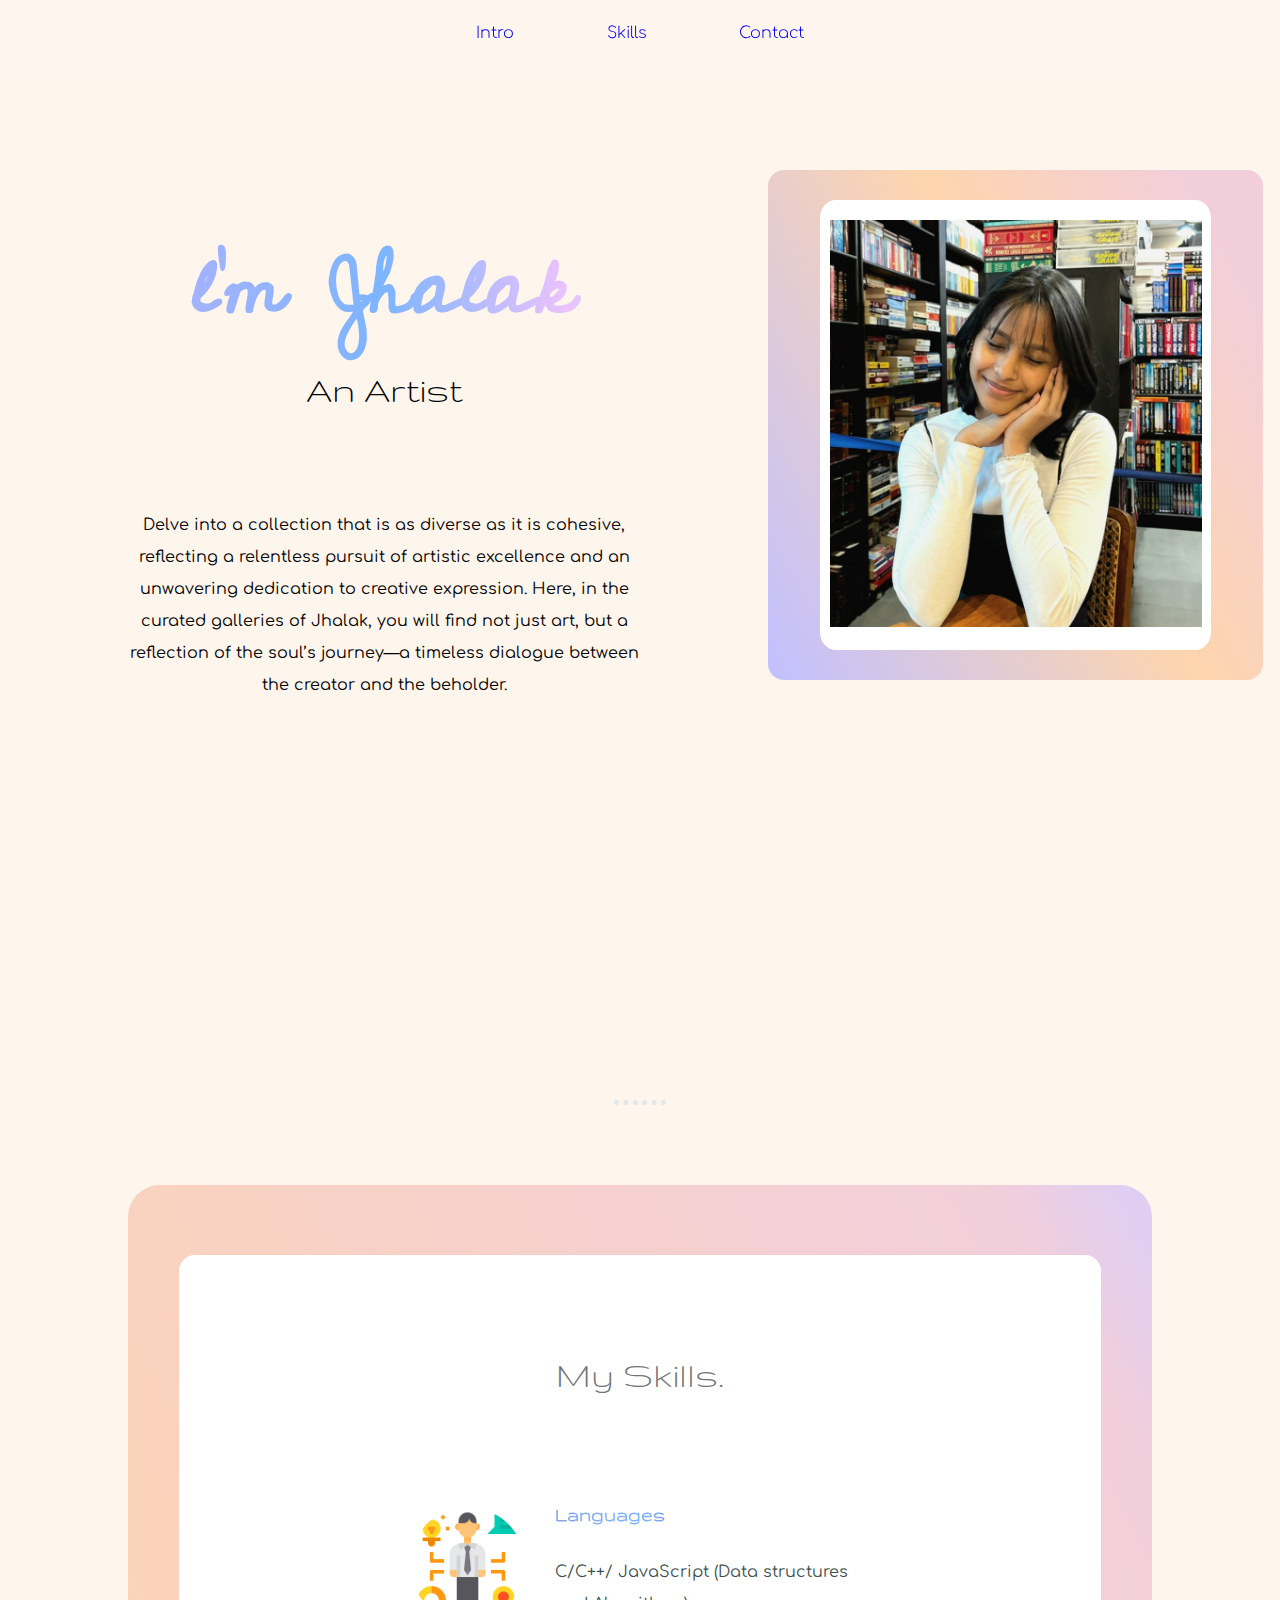
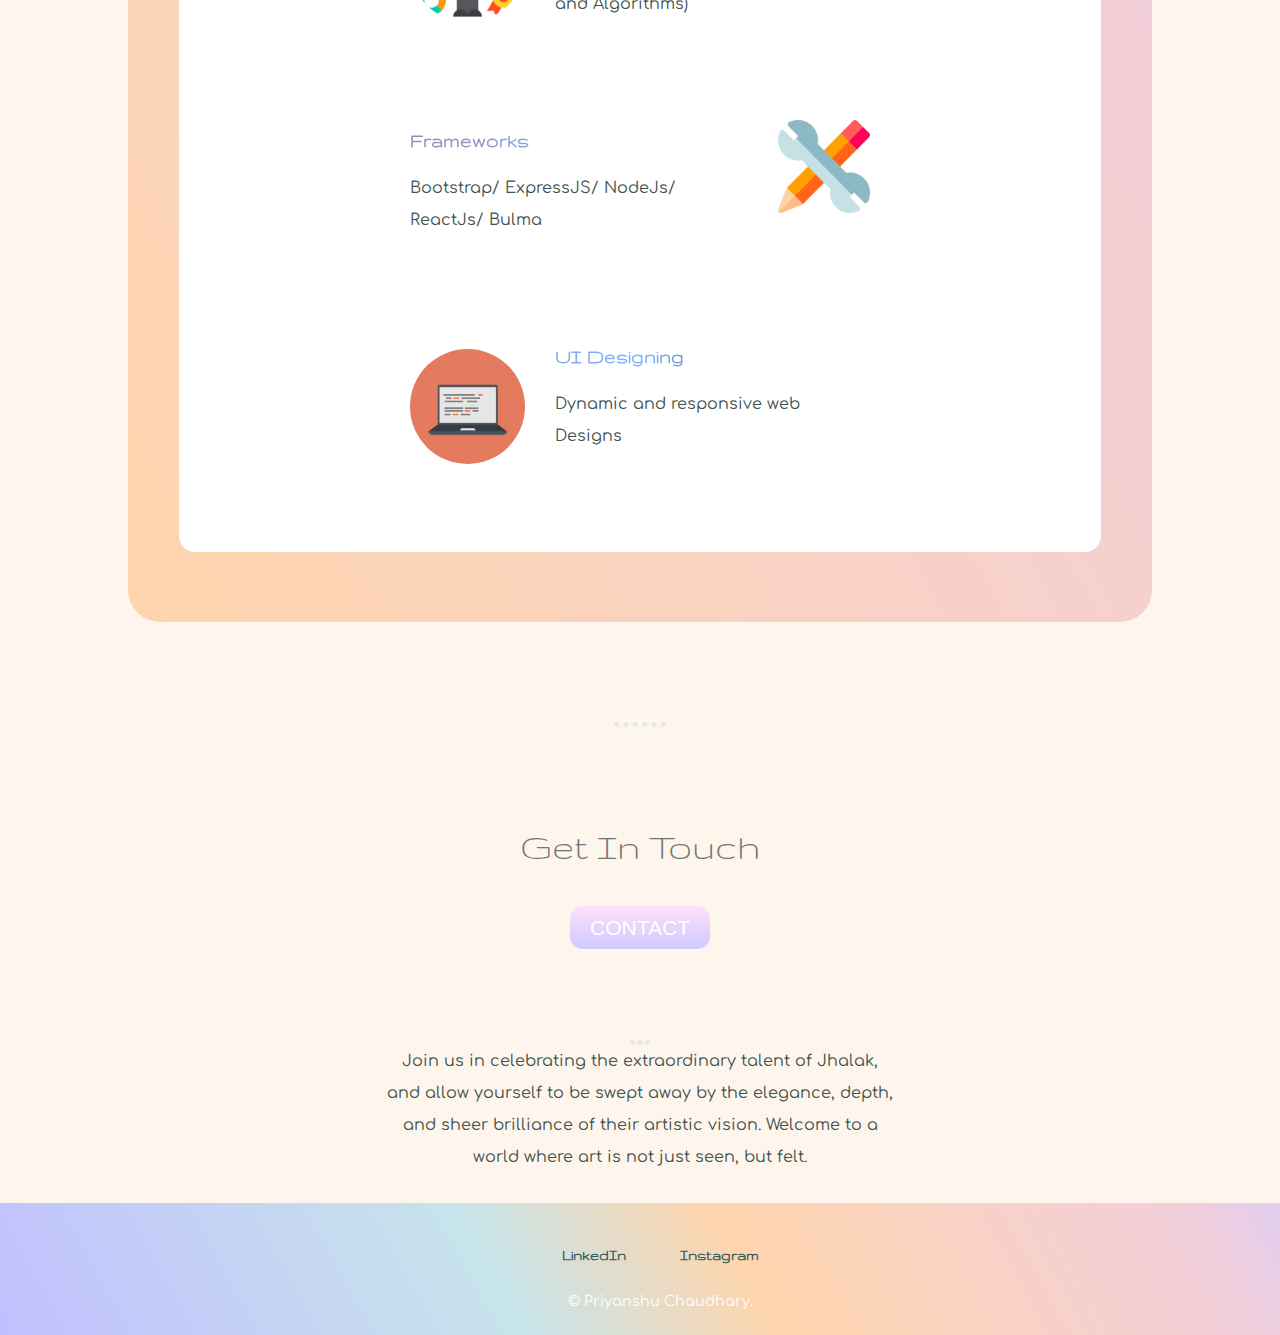
<file: index.html>
<!DOCTYPE html>
<html lang="en" dir="ltr">

<head>
  <meta charset="utf-8">
  <title>Hello</title>
  <link rel="stylesheet" href="css/style.css">
  <link rel="icon" href="favicon.ico">

  <!-- font -->
  <link rel="preconnect" href="https://fonts.googleapis.com">
  <link href="https://fonts.googleapis.com/css2?family=Gruppo&family=Homemade+Apple&display=swap" rel="stylesheet">
  <link href="https://fonts.googleapis.com/css2?family=Cedarville+Cursive&family=Gruppo&display=swap" rel="stylesheet">
  <link href="https://fonts.googleapis.com/css2?family=Montserrat&display=swap" rel="stylesheet">
  <link href="https://fonts.googleapis.com/css2?family=Comfortaa:wght@300&family=Montserrat&display=swap"
    rel="stylesheet">
</head>

<body>
  <div class="menudiv">
    <img class="menu" src="Images/menu.png" alt="">
  </div>
  <div class="navbar">
    <ul class="navlist">
      <li><a id="navitem" href="#introduction">Intro</a></li>
      <li><a id="navitem" href="#Skills">Skills</a></li>
      <li><a id="navitem" href="#Contact">Contact</a></li>
    </ul>
  </div>
  <div id="introduction" class="top-container">
    <!-- <img class="top-cloud" src="Images/cloud.png" alt="cloud"> -->
    <div class="top-left">

      <h1>l'm Jhalak</h1>
      <h2 class="Short_intro">An Artist</h2>
      <p class="intro">Delve into a collection that is as diverse as it is cohesive, reflecting a relentless pursuit of artistic excellence and an unwavering dedication to creative expression. Here, in the curated galleries of Jhalak, you will find not just art, but a reflection of the soul’s journey—a timeless dialogue between the creator and the beholder.
    </div>
    <div class="top-right">
      <div class="top-right-img">
        <img class="profile-img" src="Images/Screenshot 2024-05-29 at 1.13.02 AM.png" alt="myself">
      </div>
    </div>

    <!-- HERE YOU HAVE TO PUT YOUR PROFILE IMAGE -->
    <!-- <img class="mount" src="Images/mount.png" alt="mountain"> -->
  </div>

  <hr id="Skills">
  <div class="middle-container">

    <!-- THIS PORTION IS GOING TO COVER THE SKILLS PORTION -->
    <div class="skills">
      <!-- <h2 class="profile-hello">Hello.</h2> -->
      <div class="sk">
        <h2>My Skills.</h2>
        <div class="skill-row">
          <img class="skill-img1" src="Images/skills.png" alt="me">
          <h3>Languages</h3>
          <p class="para2"> C/C++/ JavaScript (Data structures and Algorithms) </p>
          </p>
        </div>
        <div class="skill-row">
          <img class="skill-img2" src="Images/skill.png" alt="me">
          <div class="skill2">
            <h3 class="Dynamic">Frameworks </h3>
            <p class="para1">Bootstrap/ ExpressJS/ NodeJs/ ReactJs/ Bulma <br>
          </div>
        </div>
        <div class="skill-row">
          <img class="skill-img1" src="Images/computer.png" alt="me">
          <div class="skill2">
            <h3 class="Dynamic">UI Designing </h3>
            <p class="para2">Dynamic and responsive web Designs<br>
          </div>
        </div>
      </div>
    </div>


    <hr>

    <div id="Contact" class="contact-me">
      <h2 class="getin">Get In Touch</h2>
      <a href="./cont.html" class="btn">CONTACT</a>
      <hr>
      <p>Join us in celebrating the extraordinary talent of Jhalak, and allow yourself to be swept away by the elegance, depth, and sheer brilliance of their artistic vision. Welcome to a world where art is not just seen, but felt. </p>

      <!-- LINK G-MAIL  -->
    </div>
  </div>


  <div class="bottom-container">
    <a class="footer-link" href="https://www.linkedin.com/in/impriyanshuchaudhary/">LinkedIn</a>
    <a class="footer-link" href="https://www.instagram.com/chaotic.jhalak">Instagram</a>
    <p class="copyright">© Priyanshu Chaudhary.</p>
  </div>
  <script src="./logic.js"></script>
</body>

</html>
</file>
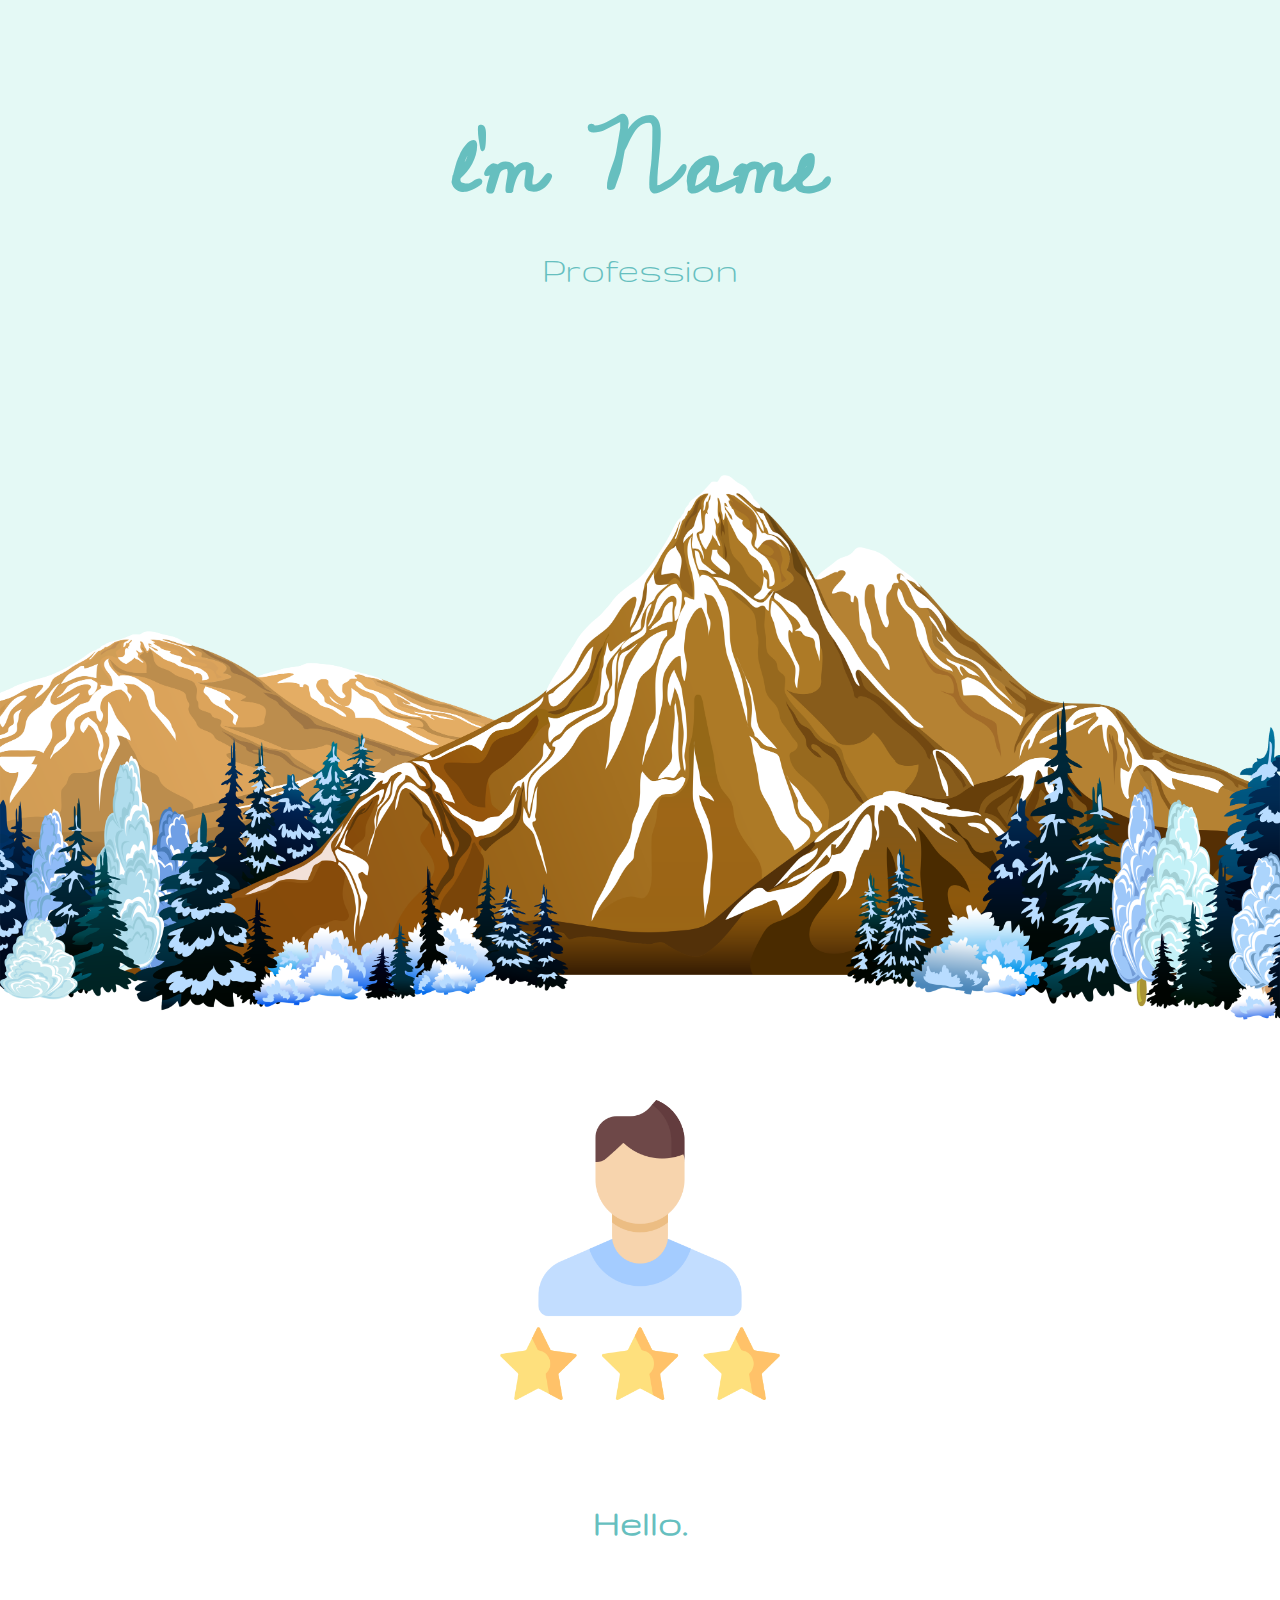
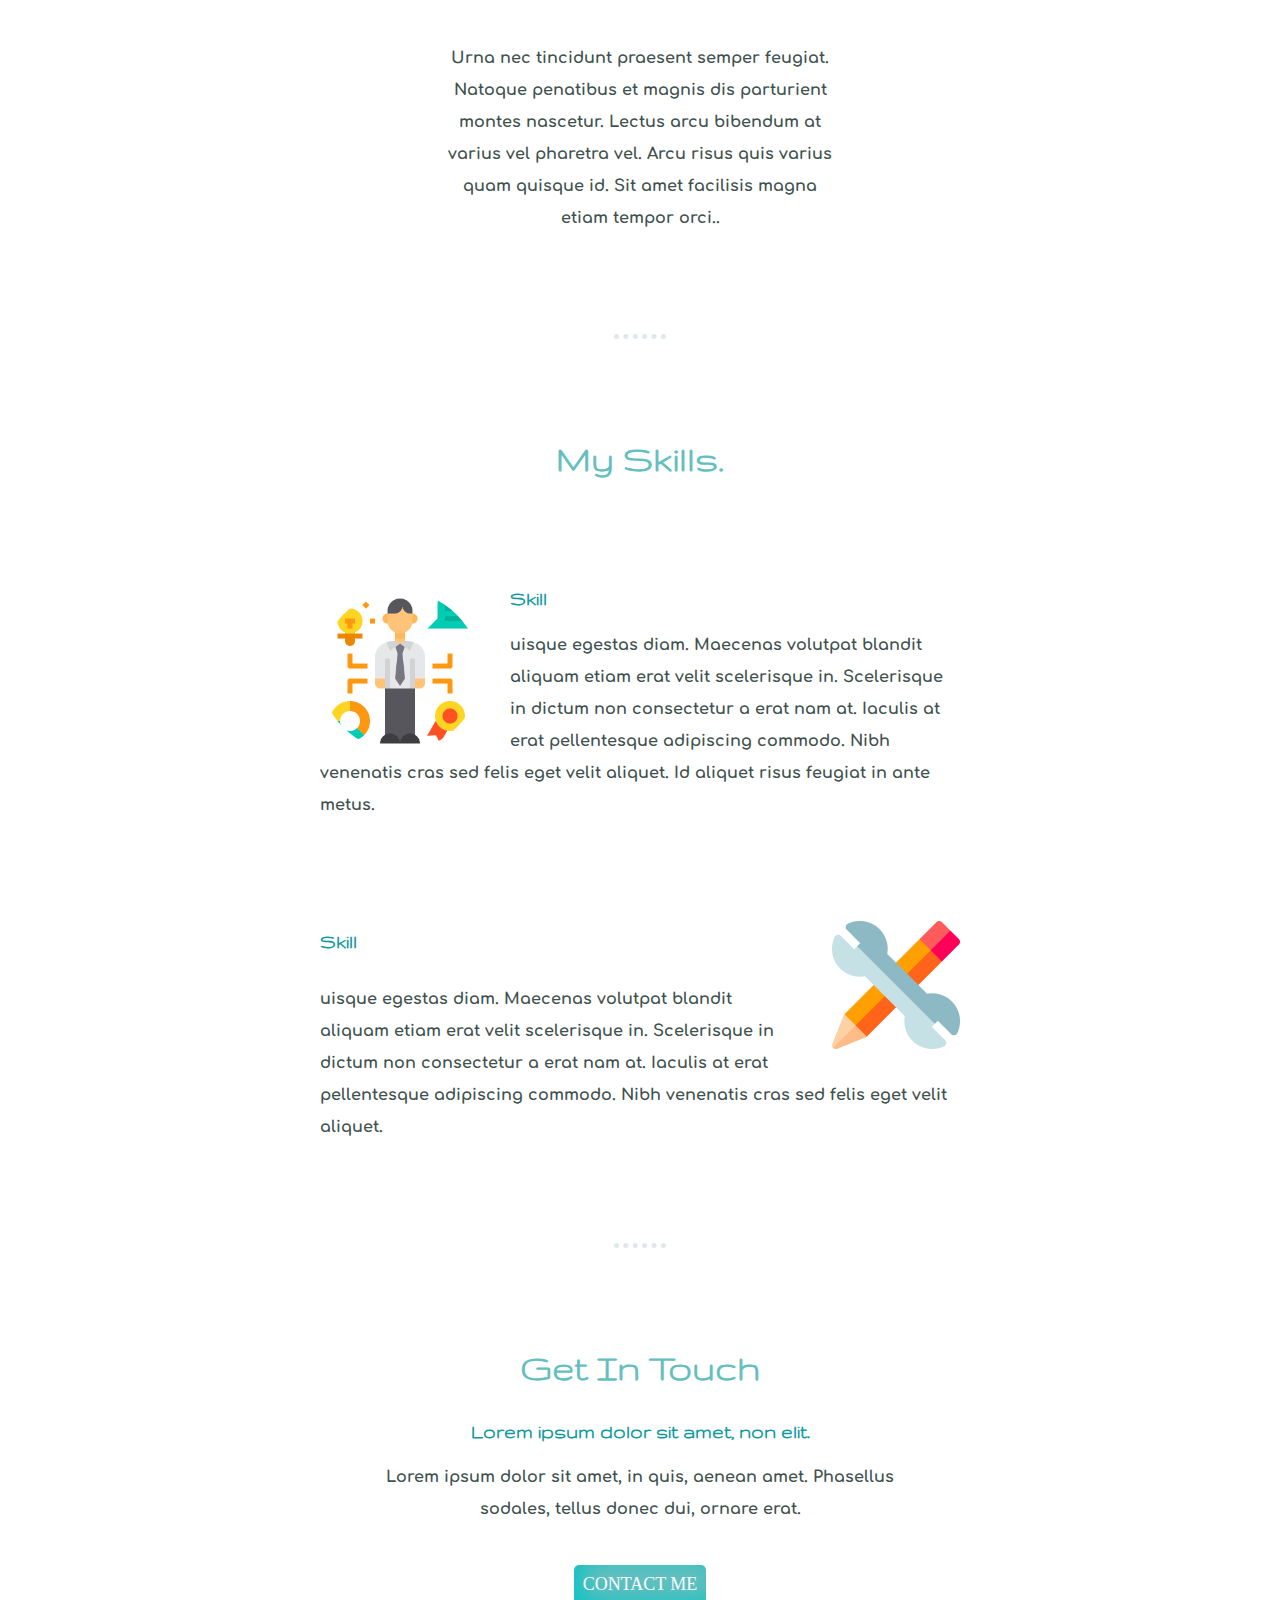
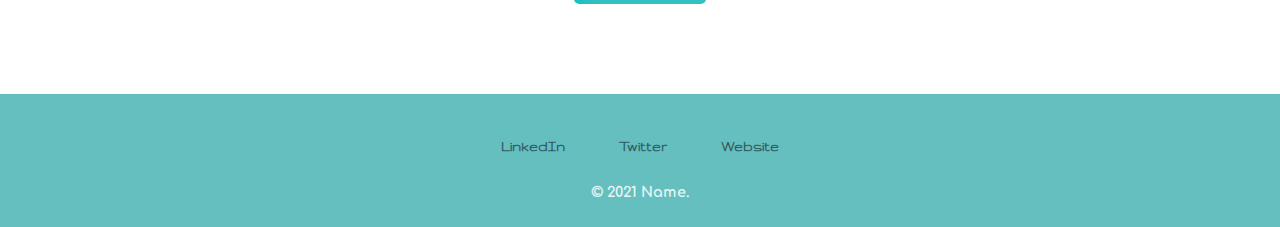
<file: mysite4/index.html>
<!DOCTYPE html>
<html lang="en" dir="ltr">
  <head>
    <meta charset="utf-8">
    <title>Hello</title>
    <link rel="stylesheet" href="css/style.css">
    <link rel="icon" href="favicon.ico">

    <!-- font -->
    <link rel="preconnect" href="https://fonts.googleapis.com">
    <link href="https://fonts.googleapis.com/css2?family=Gruppo&family=Homemade+Apple&display=swap" rel="stylesheet">
    <link href="https://fonts.googleapis.com/css2?family=Cedarville+Cursive&family=Gruppo&display=swap" rel="stylesheet">
    <link href="https://fonts.googleapis.com/css2?family=Montserrat&display=swap" rel="stylesheet">
    <link href="https://fonts.googleapis.com/css2?family=Comfortaa:wght@300&family=Montserrat&display=swap" rel="stylesheet">
  </head>
  <body>
    <div class="top-container">
      <!-- <img class="top-cloud" src="Images/cloud.png" alt="cloud"> -->
      <h1>l'm Name</h1>
      <h2 class="Short_intro">Profession</h2>


      <!-- HERE YOU HAVE TO PUT YOUR PROFILE IMAGE -->
      <img class="mount" src="Images/mount.png" alt="mountain">
    </div>

    <div class="middle-container">

      <!--  -->
      <div class="profile">
        <img class="profile-img" src="Images/candidate.png" alt="myself">
        <h2 class="profile-hello" >Hello.</h2>
        <p class="intro">Urna nec tincidunt praesent semper feugiat. Natoque penatibus et magnis dis parturient montes nascetur. Lectus arcu bibendum at varius vel pharetra vel. Arcu risus quis varius quam quisque id. Sit amet facilisis magna etiam tempor orci..</p>
      </div>

      <hr>

      <!-- THIS PORTION IS GOING TO COVER THE SKILLS PORTION -->
      <div class="skills">
        <h2>My Skills.</h2>
        <div class="skill-row">
          <img class="skill-img1" src="Images/skills.png" alt="me">
          <h3 class="Dynamic">Skill </h3>
          <p class="para1">uisque egestas diam. Maecenas volutpat blandit aliquam etiam erat velit scelerisque in. Scelerisque in dictum non consectetur a erat nam at. Iaculis at erat pellentesque adipiscing commodo. Nibh venenatis cras sed felis eget velit aliquet. Id aliquet risus feugiat in ante metus. </p>
        </div>
        <div class="skill-row">


          <img class="skill-img2" src="Images/skill.png" alt="me">
          <h3>Skill </h3>
          <p class="para2">uisque egestas diam. Maecenas volutpat blandit aliquam etiam erat velit scelerisque in. Scelerisque in dictum non consectetur a erat nam at. Iaculis at erat pellentesque adipiscing commodo. Nibh venenatis cras sed felis eget velit aliquet.  </p>

        </div>
      </div>


      <hr>

      <div class="contact-me">
        <h2>Get In Touch</h2>
        <h3>Lorem ipsum dolor sit amet, non elit.</h3>
        <p>Lorem ipsum dolor sit amet, in quis, aenean amet. Phasellus sodales, tellus donec dui, ornare erat.</p>

        <!-- LINK G-MAIL  -->
        <a href="mailto:" class="BUTTON_FKQ">CONTACT ME</a>
      </div>
    </div>


    <div class="bottom-container">
      <a class="footer-link" href="https://www.linkedin.com/">LinkedIn</a>
      <a class="footer-link" href="https://twitter.com/">Twitter</a>
      <a class="footer-link" href="https://www.appbrewery.co/">Website</a>
      <p class="copyright">© 2021 Name.</p>
    </div>
  </body>
</html>
</file>
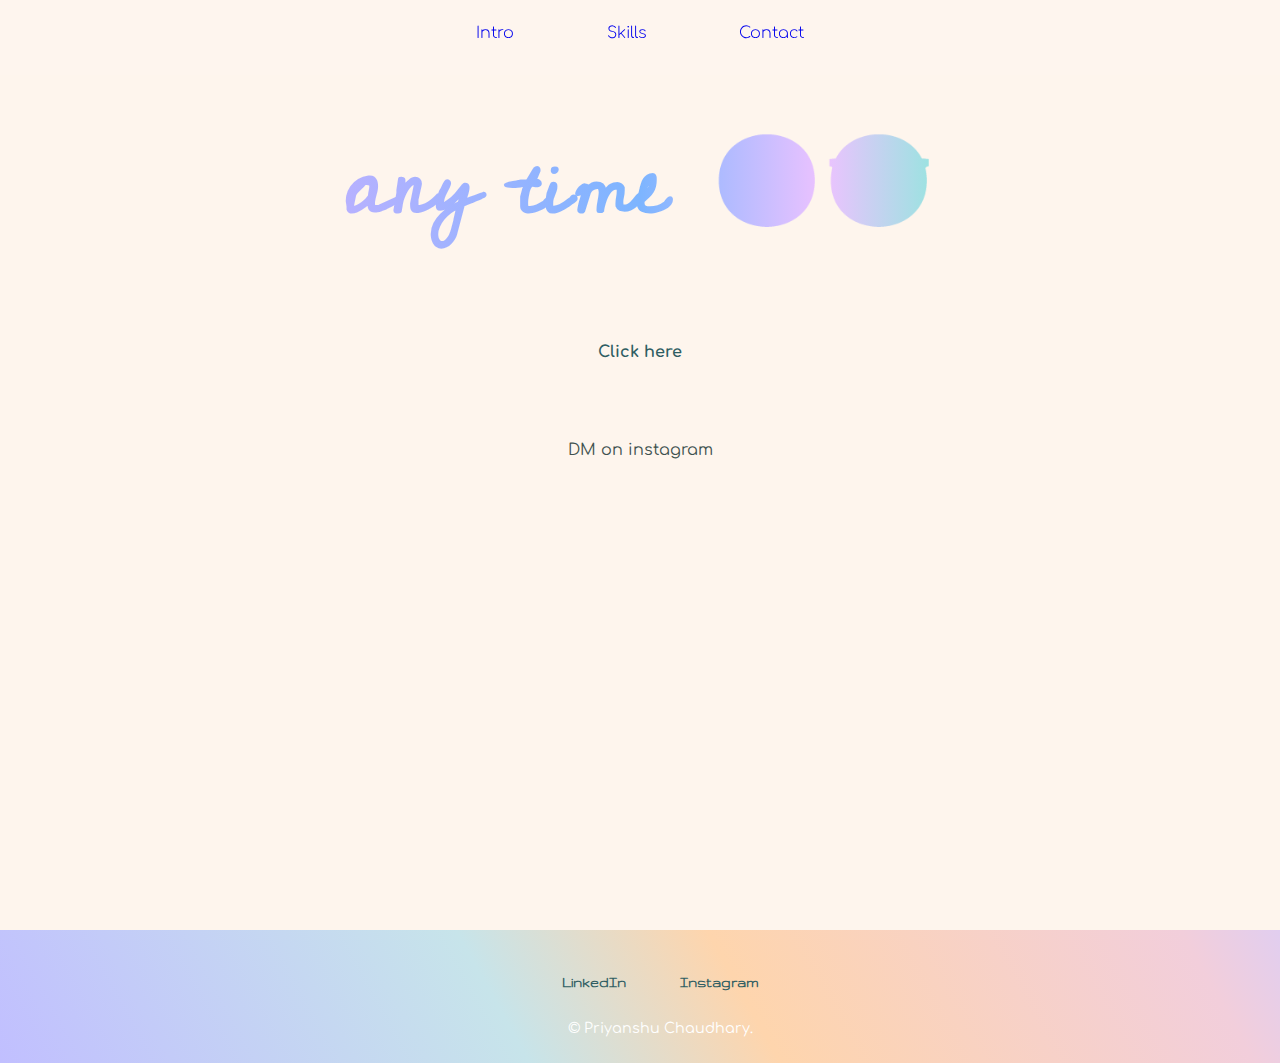
<file: cont.html>
<!DOCTYPE html>
<html lang="en" dir="ltr">

<head>
  <meta charset="utf-8">
  <title>Hello</title>
  <link rel="stylesheet" href="css/style.css">
  <link rel="icon" href="favicon.ico">

  <!-- font -->
  <link rel="preconnect" href="https://fonts.googleapis.com">
  <link href="https://fonts.googleapis.com/css2?family=Gruppo&family=Homemade+Apple&display=swap" rel="stylesheet">
  <link href="https://fonts.googleapis.com/css2?family=Cedarville+Cursive&family=Gruppo&display=swap" rel="stylesheet">
  <link href="https://fonts.googleapis.com/css2?family=Montserrat&display=swap" rel="stylesheet">
  <link href="https://fonts.googleapis.com/css2?family=Comfortaa:wght@300&family=Montserrat&display=swap"
    rel="stylesheet">
</head>

<body>
    <div class="menudiv">
      <img class="menu" src="Images/menu.png" alt="">
    </div>
  <div class="navbar">
    <ul class="navlist">
      <li><a id="navitem" href="./index.html#introduction">Intro</a></li>
      <li><a id="navitem" href="./index.html#Skills">Skills</a></li>
      <li><a id="navitem" href="./index.html#Contact">Contact</a></li>
    </ul>
  </div>
  <div id="introduction" class="top-contact">
    <!-- <img class="top-cloud" src="Images/cloud.png" alt="cloud"> -->
    <div class="top-left">

      <h1>any time 😁😎</h1>
      <p class="intro">
        <a class="c-link footer-link" href="https://www.instagram.com/priyanshuchaudhary_/">Click here</a>
      <p>DM on instagram</p>
    </div>
  </div>
      
      <!-- LINK G-MAIL  -->
    </div>
  </div>


  <div class="bottom-container">
    <a class="footer-link" href="https://www.linkedin.com/in/impriyanshuchaudhary/">LinkedIn</a>
    <a class="footer-link" href="https://www.instagram.com/priyanshuchaudhary_/">Instagram</a>
    <p class="copyright">© Priyanshu Chaudhary.</p>
  </div>
  
  <script src="./logic.js"></script>
</body>

</html>
</file>
<file: css/style.css>
html{
   scroll-behavior: smooth;
 }
 body
{
  margin: 0;
  color: #40514E;
  background-color: #FEF5ED;
  text-align: center;
  font-family: 'Gruppo', cursive;
}


/* top container and its classes selectorsm intro part */

/* .top-container
{
  background-color: #E4F9F5;
  position: relative;
  padding-top: 170px;
} */

/* with mount */
.navbar{
  position: fixed;
  z-index: 1;
  width: 100%;
  background-color: #fef5edf3;
  /* background-color: rgba(255, 255, 255, 0.555); */
  color: black;
  display: flex;
  justify-content: center;
}
.navlist{
  display: flex;
  justify-content: space-evenly;
  padding: 8px 0;
  width: 40%;
}
.navbar .navlist li{
  list-style: none;
  padding-bottom: 5px;
  transition: 0.3s ease-in;
  /* position: relative; */
  /* transform: scaleX(0); */
}

.top-container
{
  background-color: #FEF5ED;
  /* background-color: #E8F6EF; */
  display: flex;
  height: 100vh;
  /* position: relative; */
  padding-top: 100px;
  background-color: linear-gradient(to bottom, rgba(245, 246, 252, 0.596), rgb(150, 20, 117))
}
.top-cloud{
  position: absolute;
  right: 340px;
  top: 130px;
}
.bottom-cloud{
  position: absolute;
  left: 300px;
  bottom: 300px;
}
.Short_intro{
  font-weight: normal;
}
.top-left{
  width: 60%;
}
.top-right{
  display: flex;
  justify-content: center;
  border-radius: 1em;
  width: 34%;
  padding: 30px;
  margin-top: 70px;
  height: fit-content;
  background: rgb(193,191,255);
  background: linear-gradient(61deg, rgba(193,191,255,1) 0%, rgba(254,213,173,1) 56%, rgba(242,206,219,1) 90%);
}
.top-right-img{
  border-radius: 4%;
  width: 90%;
  height: fit-content;
  background-color: white;
}
.middle-container{
  display: flex;
  flex-direction: column;
  justify-content: center;
  align-items: center;
}
.skills{
  display: flex;
  justify-content: center;
  border-radius: 2em;
  padding: 20px 0;
  width: 80%;
  height: fit-content;
  background: rgb(193,191,255);
background: linear-gradient(61deg, rgba(193,191,255,1) 0%, rgba(254,213,173,1) 0%, rgba(242,206,219,1) 90%, rgba(223,206,242,1) 98%);
}
.sk{
  background-color: white;
  margin: 50px 0;
  width: 90%;
  border-radius: 1em;
}

/* h, p and hr */
h1
{
  margin: 100px auto 0 auto;
  font-family: 'Cedarville Cursive', cursive;
  font-size: 5.625rem;
  /* color: #66BFBF; */
  /* color: #66BFBF; */
  background: #C8B0FF;
background: -webkit-linear-gradient(to right, #C8B0FF 0%, #7DB5FF 50%, #EDC2FF 74%, #54FFC6 100%);
background: -moz-linear-gradient(to right, #C8B0FF 0%, #7DB5FF 50%, #EDC2FF 74%, #54FFC6 100%);
background: linear-gradient(to right, #C8B0FF 0%, #7DB5FF 50%, #EDC2FF 74%, #54FFC6 100%);
-webkit-background-clip: text;
-webkit-text-fill-color: transparent;
}
h2{
  font-size: 2.5rem;
  font-weight: 400;
  margin: 100px;
  color: #707575;
}
.Short_intro{
  margin-top:0;
  color: #000000;
}
h3{
  /* color: #11999E; */
  background: #C8B0FF;
  background: -webkit-linear-gradient(to right, #C8B0FF 0%, #31435c 50%, #a691af 74%, #39aa85 100%);
  background: -moz-linear-gradient(to right, #C8B0FF 0%, #7DB5FF 50%, #b49abe 74%, #48ad8c 100%);
  background: linear-gradient(to right, #998db4 0%, #7DB5FF 50%, #826b8b 74%, #307960 100%);
  -webkit-background-clip: text;
  -webkit-text-fill-color: transparent;
  font-size: 1.3rem;
}
.Dynamic{
  margin-bottom: 10px;
}
p{
  /* font-family: 'Montserrat', sans-serif; */
    font-family: 'Comfortaa', cursive;
  font-size: 1rem;
  font-weight: 400;
  line-height: 2;
  margin: 0;
}
hr{
  margin-top: 100px;
  margin-bottom: 0;

  border-style: dotted none none;
  border-top: 5px dotted;
  border-color: #E1E8EB;
  width: 4%;
}
.intro{
  width: 70%;
  margin: auto;
  color: #000000 ;
  margin: 50px auto;
}
/* Image selector classes */

.profile-img{
  width: 95%;
  padding:20px 0;
}
.skill-img1{
  width: 25%;
  height: auto;
  border-radius: 100%;
  float: left;
  margin-right: 30px;
  margin-top: 13px;
}
.skill-img2{
  width: 20%;
  height: auto;
  /* border-radius: 100%; */
  float: right;
  margin-left: 30px;
}

.skill-row{
  margin:0 auto 100px;
  /* text-align: left; */
  text-align: left;
  width: 50%;
  line-height: 2;
}
/* .middle-container
{
  margin: 0;
} */

/* BOTTON */
.btn {
  -webkit-border-radius: 13;
  -moz-border-radius: 13;
  border-radius: 13px;
  font-family: Arial;
  color: #ffffff;
  font-size: 21px;
  padding: 10px 20px 10px 20px;
  text-decoration: none;
  background: #ffe0fa;
  background-image: -webkit-linear-gradient(top, #ffe0fa, #cfc9ff);
  background-image: -moz-linear-gradient(top, #ffe0fa, #cfc9ff);
  background-image: -ms-linear-gradient(top, #ffe0fa, #cfc9ff);
  background-image: -o-linear-gradient(top, #ffe0fa, #cfc9ff);
  background-image: linear-gradient(to bottom, #ffe0fa, #cfc9ff);
  text-decoration: none;
  
}

.btn:hover {
  background: #bfc4ff;
  background-image: -webkit-linear-gradient(top, #bfc4ff, #ffe9a6);
  background-image: -moz-linear-gradient(top, #bfc4ff, #ffe9a6);
  background-image: -ms-linear-gradient(top, #bfc4ff, #ffe9a6);
  background-image: -o-linear-gradient(top, #bfc4ff, #ffe9a6);
  background-image: linear-gradient(to bottom, #bfc4ff, #ffe9a6);
  text-decoration: none;
}
/* footers */

.bottom-container
{
  /* background-color: #66BFBF; */
  background: rgb(193,191,255);
background: linear-gradient(61deg, rgba(193,191,255,1) 0%, rgba(199,228,234,1) 38%, rgba(254,213,173,1) 56%, rgba(242,206,219,1) 90%, rgba(223,206,242,1) 98%);
  color: #EAF6F6;
  padding: 20px;
  /* position: absolute;
  bottom: auto; */
  width: 100%;
  margin-top: 30px;
}
.footer-link{
  color: #2F5D62;
  font-weight: 900;
  line-height: 4;
  text-decoration: none;
  padding: 25px;
}
.footer-link:hover{
  color: #ffffff;
}
.contact-me{
  width: 40%;
  margin: auto;
}
.copyright{
  font-size: 0.9rem;
  color: white;
}
.mount{
margin: 0;
position: relative;
left: 0;
top: 53px;
max-width: 100%;

}
#navitem{
  font-family: 'Comfortaa', cursive;
  font-weight: 300;
  padding-bottom: 3px;
  text-decoration: none;
  transition: 0.3s;
}
#navitem::after{
  content: '';
  background-color: #8bb4e980;
  display: block;
  margin-top: 2px;
  height: 2px;
  width: 0%;
  transition: 0.3s;
}
#navitem:hover::after{
  width: 100%;
  transform: rotate(5deg);
}
#navitem:hover{
  color: #c782ff;
  font-weight: 300;
}
#Skills{
  margin-bottom: 80px;
}
.getin{
  margin-bottom: 50px;
}
.c-link:hover{
  color:rgb(188, 188, 255)
}
.top-contact{
  display: flex;
  height: 100vh;
  justify-content: center;
}

@media(max-width: 1000px)
{
  .top-container{
    flex-direction: column;
    height: fit-content;
    align-items: center;
  }
  .top-right{
    display: flex;
    margin-bottom: 50px ;
  }
  .getin{
    font-size:1.5rem;
    margin:50px 0 ;
  }
  .middle-container{
    margin-top: 100px;
  }
  h1{
    font-size: 3rem;
  }
  h2{
    font-size: 1.6rem;
    margin: 0;
  }
  .contact-me{
    width: 70%;
    margin: 0;
  }
  .sk{
    padding-top: 20px;
  }
  /* hr{
    margin-top: 50px;
  } */
}
.menu{
  padding: 10px 90% 0;
  width: 7%;
  visibility: hidden;
  height: 24px;
  cursor: pointer;
}
.menudiv{
  width: 100%;
  padding-bottom: 3px;
  background-color: #fef5edf3;
  position: fixed;
}
@media(max-width: 600px){
  .menu{
    visibility: visible;
  }
  .navbar{
    position: absolute;
    top: -189px ;
  }
  .navlist{
    flex-direction: column;
  }
  .navlist li{
    margin: 10px 0;
  }
  #navitem:hover::after{
    width: 0%;
    transform: rotate(5deg);
  }
}
.active{
  scroll-behavior: smooth;
  position: fixed;
  top: 40px;
  /* background-color: rgba(255, 255, 255, 0.555); */
}
</file>
<file: mysite4/css/style.css>
body
{
  margin: 0;
  color: #40514E;
  text-align: center;
  font-family: 'Gruppo', cursive;
}


/* top container and its classes selectorsm intro part */

/* .top-container
{
  background-color: #E4F9F5;
  position: relative;
  padding-top: 170px;
} */

/* with mount */
.top-container
{
  background-color: #E4F9F5;
  /* background-color: #E8F6EF; */
  position: relative;
  padding-top: 30px;
}
.top-cloud{
  position: absolute;
  right: 340px;
  top: 130px;
}
.bottom-cloud{
  position: absolute;
  left: 300px;
  bottom: 300px;
}
.Short_intro{
  font-weight: normal;
}


/* h, p and hr */
h1
{
  margin: 50px auto 0 auto;
  font-family: 'Cedarville Cursive', cursive;
  font-size: 5.625rem;
  /* color: #66BFBF; */
  color: #66BFBF;
}
h2{
  font-size: 2.5rem;
  font-weight: 800;
  margin-top: 100px;
  color: #66BFBF;
}
.Short_intro{
  margin-top:0;
  padding-bottom: 100px;
}
h3{
  color: #11999E;
  font-size: 1.3rem;
}
.Dynamic{
  margin-bottom: 10px;
}
p{
  /* font-family: 'Montserrat', sans-serif; */
    font-family: 'Comfortaa', cursive;
  font-size: 1rem;
  font-weight: 800;
  line-height: 2;
  margin: 0;
}
hr{
  margin-top: 100px;
  margin-bottom: 0;

  border-style: dotted none none;
  border-top: 5px dotted;
  border-color: #E1E8EB;
  width: 4%;
}
.intro{
  width: 30%;
  margin: auto;
  margin-top: 100px;
}
/* Image selector classes */

.profile-img{
  width: 300px;
  padding-top: 130px;
}
.skill-img1{
  width: 25%;
  height: auto;
  border-radius: 100%;
  float: left;
  margin-right: 30px;
  margin-top: 13px;
}
.skill-img2{
  width: 20%;
  height: auto;
  /* border-radius: 100%; */
  float: right;
  margin-left: 30px;
}

.skill-row{
  margin: 100px auto;
  /* text-align: left; */
  text-align: left;
  width: 50%;
  line-height: 2;
}
/* .middle-container
{
  margin: 0;
} */

/* BOTTON */

.BUTTON_FKQ {

  margin: 40px;
   background: #66BFBF;
   background-image: -webkit-linear-gradient(top, #66BFBF, #66BFBF);
   background-image: -moz-linear-gradient(top, #66BFBF, #66BFBF);
   background-image: -ms-linear-gradient(top, #66BFBF, #66BFBF);
   background-image: -o-linear-gradient(top, #66BFBF, #66BFBF);
   background-image: -webkit-gradient(to bottom, #66BFBF, #66BFBF);
   -webkit-border-radius: 5px;
   -moz-border-radius: 5px;
   border-radius: 5px;
   color: #FFFFFF;
   font-family: Trebuchet MS;
   font-size: 18px;
   font-weight: 200;
   padding: 9px;
   -webkit-box-shadow: inset 10px -5px 23px 0 #14C2C2;
   -moz-box-shadow: inset 10px -5px 23px 0 #14C2C2;
   box-shadow: inset 10px -5px 23px 0 #14C2C2;
   border: solid #11999E 0;
   text-decoration: none;
   display: inline-block;
   cursor: pointer;
   text-align: center;
}

.BUTTON_FKQ:hover {
   border: solid #357878 0;
   background: #459595;
   background-image: -webkit-linear-gradient(top, #459595, #429494);
   background-image: -moz-linear-gradient(top, #459595, #429494);
   background-image: -ms-linear-gradient(top, #459595, #429494);
   background-image: -o-linear-gradient(top, #459595, #429494);
   background-image: -webkit-gradient(to bottom, #459595, #429494);
   -webkit-border-radius: 5px;
   -moz-border-radius: 5px;
   border-radius: 5px;
   text-decoration: none;
}



/* footers */

.bottom-container
{
  background-color: #66BFBF;
  color: #EAF6F6;
  padding: 20px;
  margin-top: 50px;
}
.footer-link{
  color: #2F5D62;
  font-weight: 900;
  line-height: 4;
  text-decoration: none;
  padding: 25px;
}
.footer-link:hover{
  color: #EAF6F6;
}
.contact-me{
  width: 40%;
  margin: auto;
}
.copyright{
  font-size: 0.9rem;
}
.mount{
margin: 0;
position: relative;
left: 0;
top: 53px;
max-width: 100%;

}
</file>
